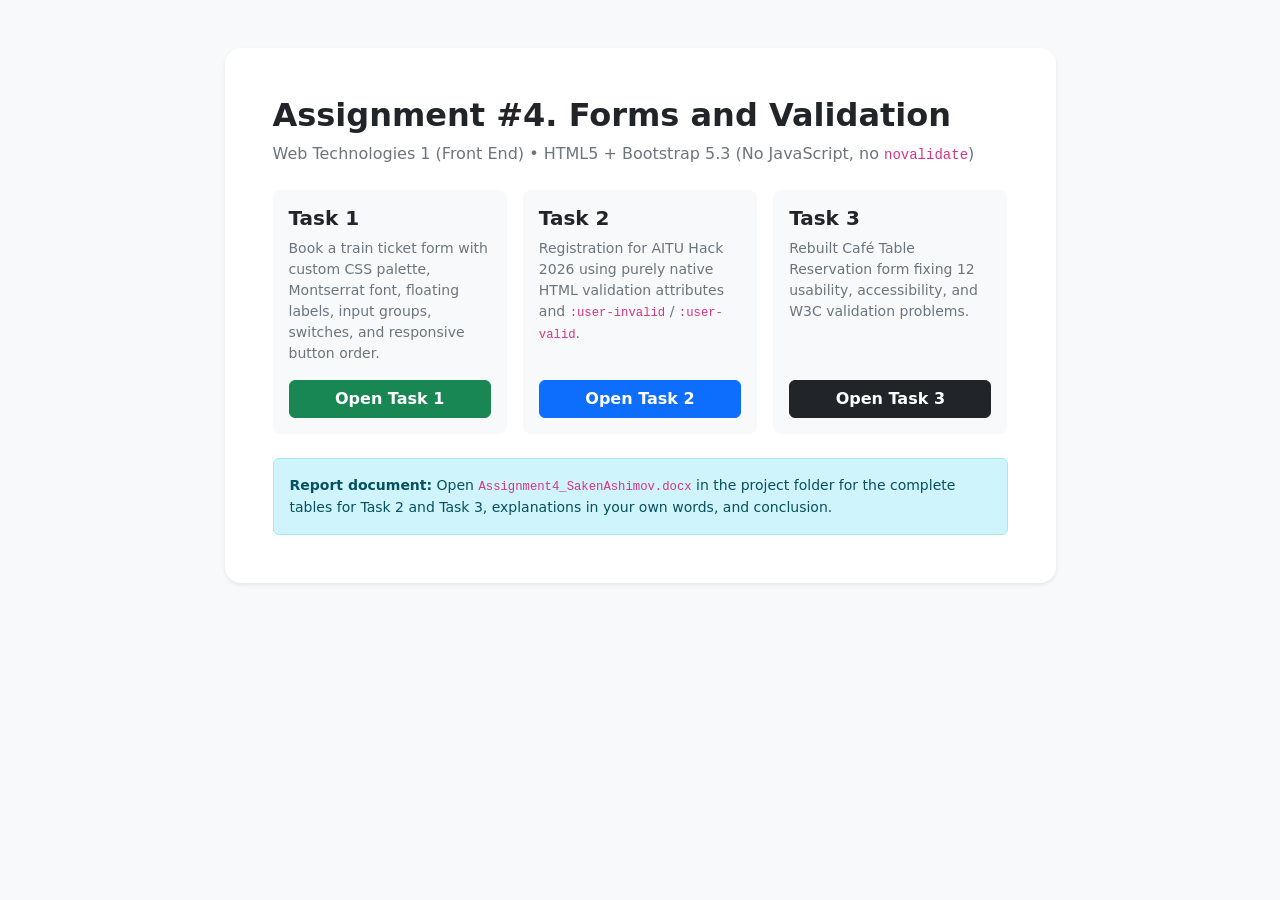
<file: index.html>
<!DOCTYPE html>
<html lang="en">
<head>
  <meta charset="UTF-8">
  <meta name="viewport" content="width=device-width, initial-scale=1.0">
  <title>Assignment #4 — Forms and Validation (HTML + Bootstrap)</title>
  <link href="https://cdn.jsdelivr.net/npm/bootstrap@5.3.3/dist/css/bootstrap.min.css" rel="stylesheet">
</head>
<body class="bg-light py-5">

  <main class="container">
    <div class="row justify-content-center">
      <div class="col-12 col-lg-9">
        <div class="card shadow-sm border-0 rounded-4 p-4 p-md-5">
          <h1 class="h2 fw-bold mb-2">Assignment #4. Forms and Validation</h1>
          <p class="text-secondary mb-4">Web Technologies 1 (Front End) &bull; HTML5 + Bootstrap 5.3 (No JavaScript, no <code>novalidate</code>)</p>

          <div class="row g-3 mb-4">
            <div class="col-12 col-md-4">
              <div class="card h-100 border-0 bg-body-tertiary rounded-3 p-3">
                <h2 class="h5 fw-bold">Task 1</h2>
                <p class="small text-secondary flex-grow-1">Book a train ticket form with custom CSS palette, Montserrat font, floating labels, input groups, switches, and responsive button order.</p>
                <a href="task1.html" class="btn btn-success w-100 fw-semibold">Open Task 1</a>
              </div>
            </div>

            <div class="col-12 col-md-4">
              <div class="card h-100 border-0 bg-body-tertiary rounded-3 p-3">
                <h2 class="h5 fw-bold">Task 2</h2>
                <p class="small text-secondary flex-grow-1">Registration for AITU Hack 2026 using purely native HTML validation attributes and <code>:user-invalid</code> / <code>:user-valid</code>.</p>
                <a href="task2.html" class="btn btn-primary w-100 fw-semibold">Open Task 2</a>
              </div>
            </div>

            <div class="col-12 col-md-4">
              <div class="card h-100 border-0 bg-body-tertiary rounded-3 p-3">
                <h2 class="h5 fw-bold">Task 3</h2>
                <p class="small text-secondary flex-grow-1">Rebuilt Café Table Reservation form fixing 12 usability, accessibility, and W3C validation problems.</p>
                <a href="task3.html" class="btn btn-dark w-100 fw-semibold">Open Task 3</a>
              </div>
            </div>
          </div>

          <div class="alert alert-info mb-0 small">
            <strong>Report document:</strong> Open <code>Assignment4_SakenAshimov.docx</code> in the project folder for the complete tables for Task 2 and Task 3, explanations in your own words, and conclusion.
          </div>
        </div>
      </div>
    </div>
  </main>

</body>
</html>
</file>
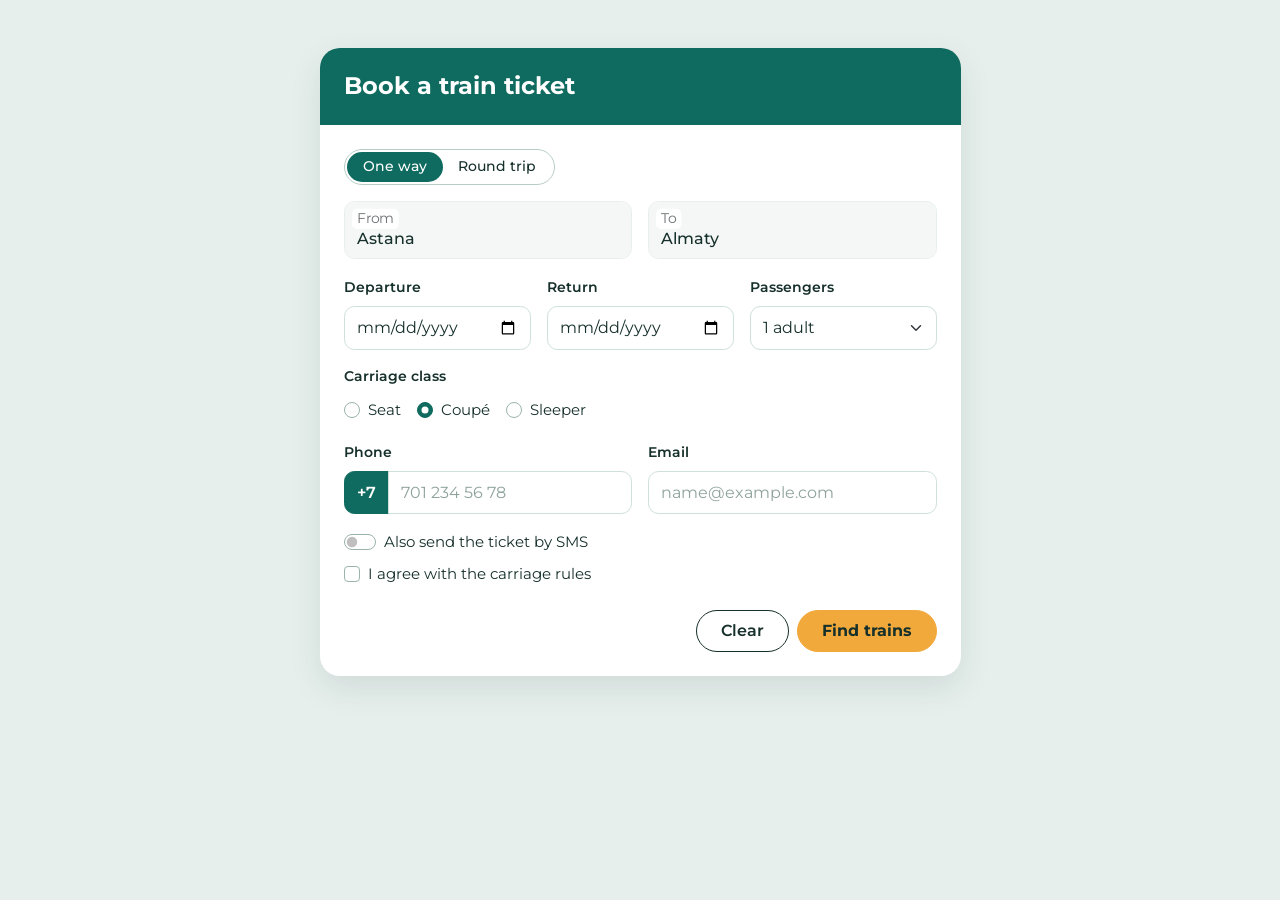
<file: task1.html>
<!DOCTYPE html>
<html lang="en">
<head>
  <meta charset="UTF-8">
  <meta name="viewport" content="width=device-width, initial-scale=1.0">
  <title>Task 1 — Book a Train Ticket</title>
  <link rel="preconnect" href="https://fonts.googleapis.com">
  <link rel="preconnect" href="https://fonts.gstatic.com" crossorigin>
  <link href="https://fonts.googleapis.com/css2?family=Montserrat:wght@400;500;600;700&display=swap" rel="stylesheet">
  <link href="https://cdn.jsdelivr.net/npm/bootstrap@5.3.3/dist/css/bootstrap.min.css" rel="stylesheet">
  <link rel="stylesheet" href="css/task1.css">
</head>
<body class="py-4 py-md-5">

  <main class="container">
    <div class="row justify-content-center">
      <div class="col-12 col-lg-8 col-xl-7">

        <div class="card ticket-card">
          <!-- Card Header -->
          <div class="ticket-card-header px-4 py-3 py-md-4">
            <h1 class="h4 fw-bold mb-0">Book a train ticket</h1>
          </div>

          <!-- Card Body -->
          <div class="card-body p-4">
            <form action="#" method="get">

              <!-- Row 1: One way / Round trip (Radio toggle buttons) -->
              <div class="mb-3">
                <div class="btn-group rounded-pill trip-toggle-group" role="group" aria-label="Trip type">
                  <input type="radio" class="btn-check" name="tripType" id="oneWay" value="one-way" checked required>
                  <label class="btn rounded-pill px-3 py-1" for="oneWay">One way</label>

                  <input type="radio" class="btn-check" name="tripType" id="roundTrip" value="round-trip" required>
                  <label class="btn rounded-pill px-3 py-1" for="roundTrip">Round trip</label>
                </div>
              </div>

              <!-- Row 2: From & To -->
              <div class="row g-3 mb-3">
                <div class="col-12 col-md-6">
                  <div class="form-floating">
                    <input type="text" class="form-control" id="fromCity" name="from" placeholder="Astana" value="Astana" required>
                    <label for="fromCity">From</label>
                  </div>
                </div>
                <div class="col-12 col-md-6">
                  <div class="form-floating">
                    <input type="text" class="form-control" id="toCity" name="to" placeholder="Almaty" value="Almaty" required>
                    <label for="toCity">To</label>
                  </div>
                </div>
              </div>

              <!-- Row 3: Departure, Return, Passengers -->
              <div class="row g-3 mb-3">
                <div class="col-12 col-md-4">
                  <label for="departureDate" class="form-label">Departure</label>
                  <input type="date" class="form-control" id="departureDate" name="departure" required>
                </div>
                <div class="col-12 col-md-4">
                  <label for="returnDate" class="form-label">Return</label>
                  <input type="date" class="form-control" id="returnDate" name="return">
                </div>
                <div class="col-12 col-md-4">
                  <label for="passengers" class="form-label">Passengers</label>
                  <select class="form-select" id="passengers" name="passengers" required>
                    <option value="1" selected>1 adult</option>
                    <option value="2">2 adults</option>
                    <option value="3">3 adults</option>
                    <option value="4">4 adults</option>
                    <option value="5">5 adults</option>
                    <option value="6">6 adults</option>
                  </select>
                </div>
              </div>

              <!-- Row 4: Carriage class (Inline radio buttons) -->
              <fieldset class="mb-3">
                <legend class="col-form-label pt-0 mb-1">Carriage class</legend>
                <div class="d-flex flex-wrap gap-3">
                  <div class="form-check form-check-inline me-0">
                    <input class="form-check-input" type="radio" name="carriageClass" id="classSeat" value="seat" required>
                    <label class="form-check-label" for="classSeat">Seat</label>
                  </div>
                  <div class="form-check form-check-inline me-0">
                    <input class="form-check-input" type="radio" name="carriageClass" id="classCoupe" value="coupe" checked required>
                    <label class="form-check-label" for="classCoupe">Coupé</label>
                  </div>
                  <div class="form-check form-check-inline me-0">
                    <input class="form-check-input" type="radio" name="carriageClass" id="classSleeper" value="sleeper" required>
                    <label class="form-check-label" for="classSleeper">Sleeper</label>
                  </div>
                </div>
              </fieldset>

              <!-- Row 5: Phone (Input group) & Email -->
              <div class="row g-3 mb-3">
                <div class="col-12 col-md-6">
                  <label for="phone" class="form-label">Phone</label>
                  <div class="input-group">
                    <span class="input-group-text phone-prefix" id="phoneAddon">+7</span>
                    <input type="tel" class="form-control" id="phone" name="phone" placeholder="701 234 56 78" aria-describedby="phoneAddon" required>
                  </div>
                </div>
                <div class="col-12 col-md-6">
                  <label for="email" class="form-label">Email</label>
                  <input type="email" class="form-control" id="email" name="email" placeholder="name@example.com" required>
                </div>
              </div>

              <!-- Row 6: SMS Switch -->
              <div class="form-check form-switch mb-2">
                <input class="form-check-input" type="checkbox" role="switch" id="smsSwitch" name="sendSms">
                <label class="form-check-label" for="smsSwitch">Also send the ticket by SMS</label>
              </div>

              <!-- Row 7: Carriage Rules Checkbox -->
              <div class="form-check mb-4">
                <input class="form-check-input" type="checkbox" id="agreeRules" name="agreeRules" required>
                <label class="form-check-label" for="agreeRules">I agree with the carriage rules</label>
              </div>

              <!-- Row 8: Buttons (Clear & Find trains) -->
              <div class="d-flex flex-column-reverse flex-md-row justify-content-md-end gap-2">
                <button type="reset" class="btn btn-clear rounded-pill px-4 py-2">Clear</button>
                <button type="submit" class="btn btn-find rounded-pill px-4 py-2">Find trains</button>
              </div>

            </form>
          </div>
        </div>

      </div>
    </div>
  </main>

</body>
</html>
</file>
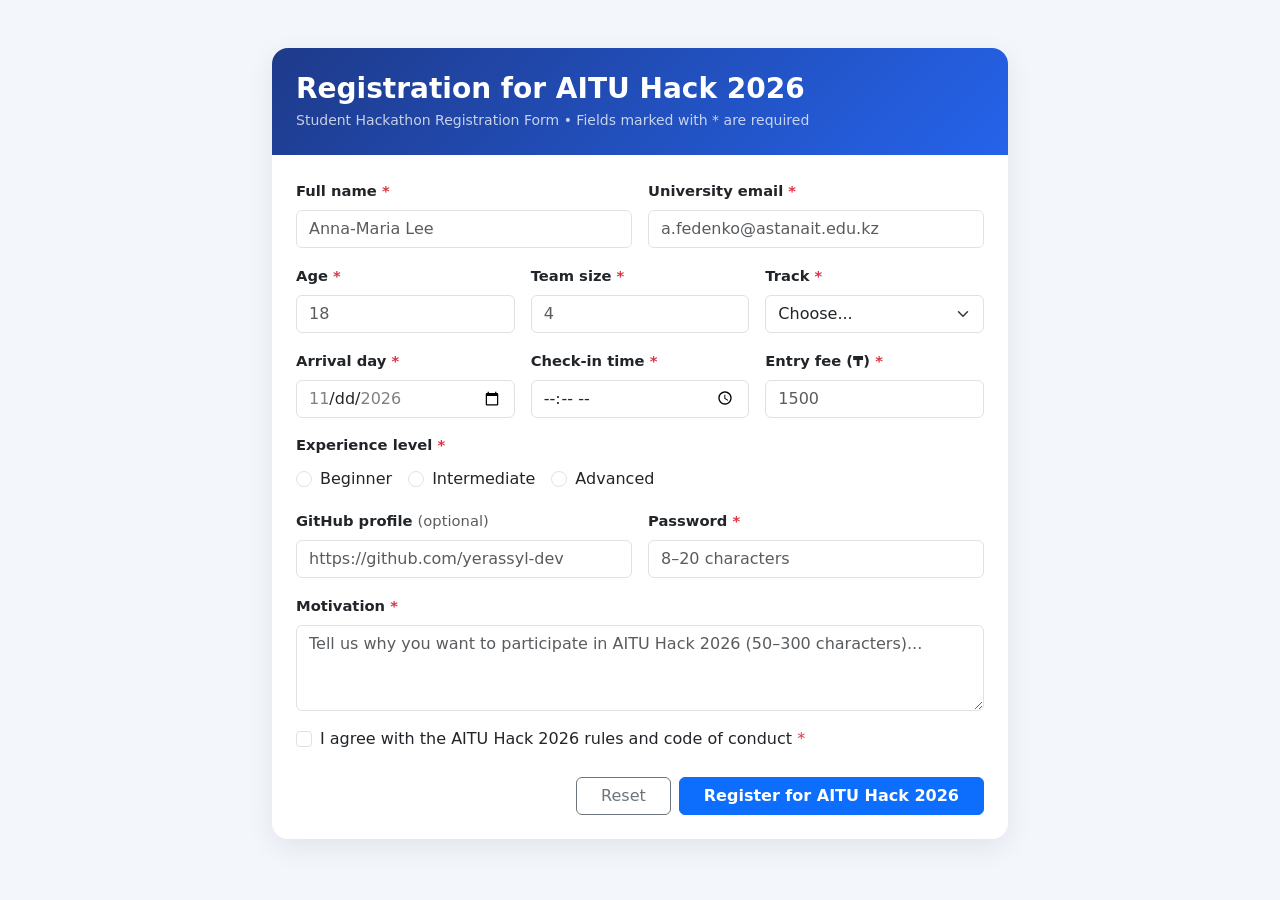
<file: task2.html>
<!DOCTYPE html>
<html lang="en">
<head>
  <meta charset="UTF-8">
  <meta name="viewport" content="width=device-width, initial-scale=1.0">
  <title>Task 2 — Registration for AITU Hack 2026</title>
  <link href="https://cdn.jsdelivr.net/npm/bootstrap@5.3.3/dist/css/bootstrap.min.css" rel="stylesheet">
  <link rel="stylesheet" href="css/task2.css">
</head>
<body class="py-4 py-md-5">

  <main class="container">
    <div class="row justify-content-center">
      <div class="col-12 col-lg-8">

        <div class="card hack-card">
          <div class="hack-header p-4">
            <h1 class="h3 fw-bold mb-1">Registration for AITU Hack 2026</h1>
            <p class="mb-0 opacity-75 small">Student Hackathon Registration Form &bull; Fields marked with * are required</p>
          </div>

          <div class="card-body p-4">
            <form action="#" method="get">

              <div class="row g-3">
                <!-- 1. Full name * (2–40 characters) -->
                <div class="col-12 col-md-6">
                  <label for="fullName" class="form-label">Full name <span class="required-star">*</span></label>
                  <input
                    type="text"
                    class="form-control"
                    id="fullName"
                    name="fullName"
                    placeholder="Anna-Maria Lee"
                    minlength="2"
                    maxlength="40"
                    required>
                  <div class="invalid-feedback">Please enter your full name (2 to 40 characters).</div>
                </div>

                <!-- 2. University email -->
                <div class="col-12 col-md-6">
                  <label for="uniEmail" class="form-label">University email <span class="required-star">*</span></label>
                  <input
                    type="email"
                    class="form-control"
                    id="uniEmail"
                    name="uniEmail"
                    placeholder="a.fedenko@astanait.edu.kz"
                    required>
                  <div class="invalid-feedback">Please enter a valid email address (e.g., name@astanait.edu.kz).</div>
                </div>

                <!-- 3. Age -->
                <div class="col-12 col-md-4">
                  <label for="age" class="form-label">Age <span class="required-star">*</span></label>
                  <input
                    type="number"
                    class="form-control"
                    id="age"
                    name="age"
                    placeholder="18"
                    min="16"
                    max="30"
                    step="1"
                    required>
                  <div class="invalid-feedback">Age must be a whole number from 16 to 30.</div>
                </div>

                <!-- 4. Team size -->
                <div class="col-12 col-md-4">
                  <label for="teamSize" class="form-label">Team size <span class="required-star">*</span></label>
                  <input
                    type="number"
                    class="form-control"
                    id="teamSize"
                    name="teamSize"
                    placeholder="4"
                    min="1"
                    max="4"
                    step="1"
                    required>
                  <div class="invalid-feedback">Team size must be a whole number from 1 to 4.</div>
                </div>

                <!-- 5. Track  -->
                <div class="col-12 col-md-4">
                  <label for="track" class="form-label">Track <span class="required-star">*</span></label>
                  <select class="form-select" id="track" name="track" required>
                    <option value="" selected>Choose...</option>
                    <option value="Web">Web</option>
                    <option value="Mobile">Mobile</option>
                    <option value="AI">AI</option>
                    <option value="GameDev">GameDev</option>
                  </select>
                  <div class="invalid-feedback">Please select a track (Web, Mobile, AI, or GameDev).</div>
                </div>

                <!-- 6. Arrival day -->
                <div class="col-12 col-md-4">
                  <label for="arrivalDay" class="form-label">Arrival day <span class="required-star">*</span></label>
                  <input
                    type="date"
                    class="form-control"
                    id="arrivalDay"
                    name="arrivalDay"
                    min="2026-11-20"
                    max="2026-11-22"
                    step="1"
                    required>
                  <div class="invalid-feedback">Arrival day must be between 20.11.2026 and 22.11.2026.</div>
                </div>

                <!-- 7. Check-in time -->
                <div class="col-12 col-md-4">
                  <label for="checkInTime" class="form-label">Check-in time <span class="required-star">*</span></label>
                  <input
                    type="time"
                    class="form-control"
                    id="checkInTime"
                    name="checkInTime"
                    min="09:00"
                    max="18:00"
                    step="1800"
                    required>
                  <div class="invalid-feedback">Check-in time must be 09:00–18:00 in 30-minute intervals (e.g., 10:00, 10:30).</div>
                </div>

                <!-- 8. Entry fee * (0–5000 ₸, in steps of 500 ₸) -->
                <div class="col-12 col-md-4">
                  <label for="entryFee" class="form-label">Entry fee (₸) <span class="required-star">*</span></label>
                  <input
                    type="number"
                    class="form-control"
                    id="entryFee"
                    name="entryFee"
                    placeholder="1500"
                    min="0"
                    max="5000"
                    step="500"
                    required>
                  <div class="invalid-feedback">Entry fee must be between 0 ₸ and 5000 ₸ in steps of 500 ₸.</div>
                </div>

                <!-- 9. Experience level -->
                <div class="col-12">
                  <fieldset>
                    <legend class="col-form-label pt-0 mb-1">Experience level <span class="required-star">*</span></legend>
                    <div class="d-flex flex-wrap gap-3">
                      <div class="form-check">
                        <input class="form-check-input" type="radio" name="experience" id="expBeginner" value="Beginner" required>
                        <label class="form-check-label" for="expBeginner">Beginner</label>
                      </div>
                      <div class="form-check">
                        <input class="form-check-input" type="radio" name="experience" id="expIntermediate" value="Intermediate" required>
                        <label class="form-check-label" for="expIntermediate">Intermediate</label>
                      </div>
                      <div class="form-check">
                        <input class="form-check-input" type="radio" name="experience" id="expAdvanced" value="Advanced" required>
                        <label class="form-check-label" for="expAdvanced">Advanced</label>
                      </div>
                    </div>
                    <div class="invalid-feedback">Please choose your experience level.</div>
                  </fieldset>
                </div>

                <!-- 10. GitHub profile -->
                <div class="col-12 col-md-6">
                  <label for="githubProfile" class="form-label">GitHub profile <span class="text-muted fw-normal">(optional)</span></label>
                  <input
                    type="url"
                    class="form-control"
                    id="githubProfile"
                    name="githubProfile"
                    placeholder="https://github.com/yerassyl-dev">
                  <div class="invalid-feedback">Please enter a full URL starting with https:// or http:// (or leave empty).</div>
                </div>

                <!-- 11. Password -->
                <div class="col-12 col-md-6">
                  <label for="password" class="form-label">Password <span class="required-star">*</span></label>
                  <input
                    type="password"
                    class="form-control"
                    id="password"
                    name="password"
                    placeholder="8–20 characters"
                    minlength="8"
                    maxlength="20"
                    required>
                  <div class="invalid-feedback">Password must be between 8 and 20 characters long.</div>
                </div>

                <!-- 12. Motivation-->
                <div class="col-12">
                  <label for="motivation" class="form-label">Motivation <span class="required-star">*</span></label>
                  <textarea
                    class="form-control"
                    id="motivation"
                    name="motivation"
                    rows="3"
                    placeholder="Tell us why you want to participate in AITU Hack 2026 (50–300 characters)..."
                    minlength="50"
                    maxlength="300"
                    required></textarea>
                  <div class="invalid-feedback">Motivation must be between 50 and 300 characters long.</div>
                </div>

                <!-- 13. Rules agreement -->
                <div class="col-12">
                  <div class="form-check">
                    <input class="form-check-input" type="checkbox" id="rulesAgreement" name="rulesAgreement" required>
                    <label class="form-check-label" for="rulesAgreement">
                      I agree with the AITU Hack 2026 rules and code of conduct <span class="required-star">*</span>
                    </label>
                    <div class="invalid-feedback">You must agree to the hackathon rules before registering.</div>
                  </div>
                </div>

                <!-- Submit & Reset buttons -->
                <div class="col-12 d-flex justify-content-end gap-2 mt-4">
                  <button type="reset" class="btn btn-outline-secondary px-4">Reset</button>
                  <button type="submit" class="btn btn-primary px-4 fw-semibold">Register for AITU Hack 2026</button>
                </div>
              </div>

            </form>
          </div>
        </div>

      </div>
    </div>
  </main>

</body>
</html>
</file>
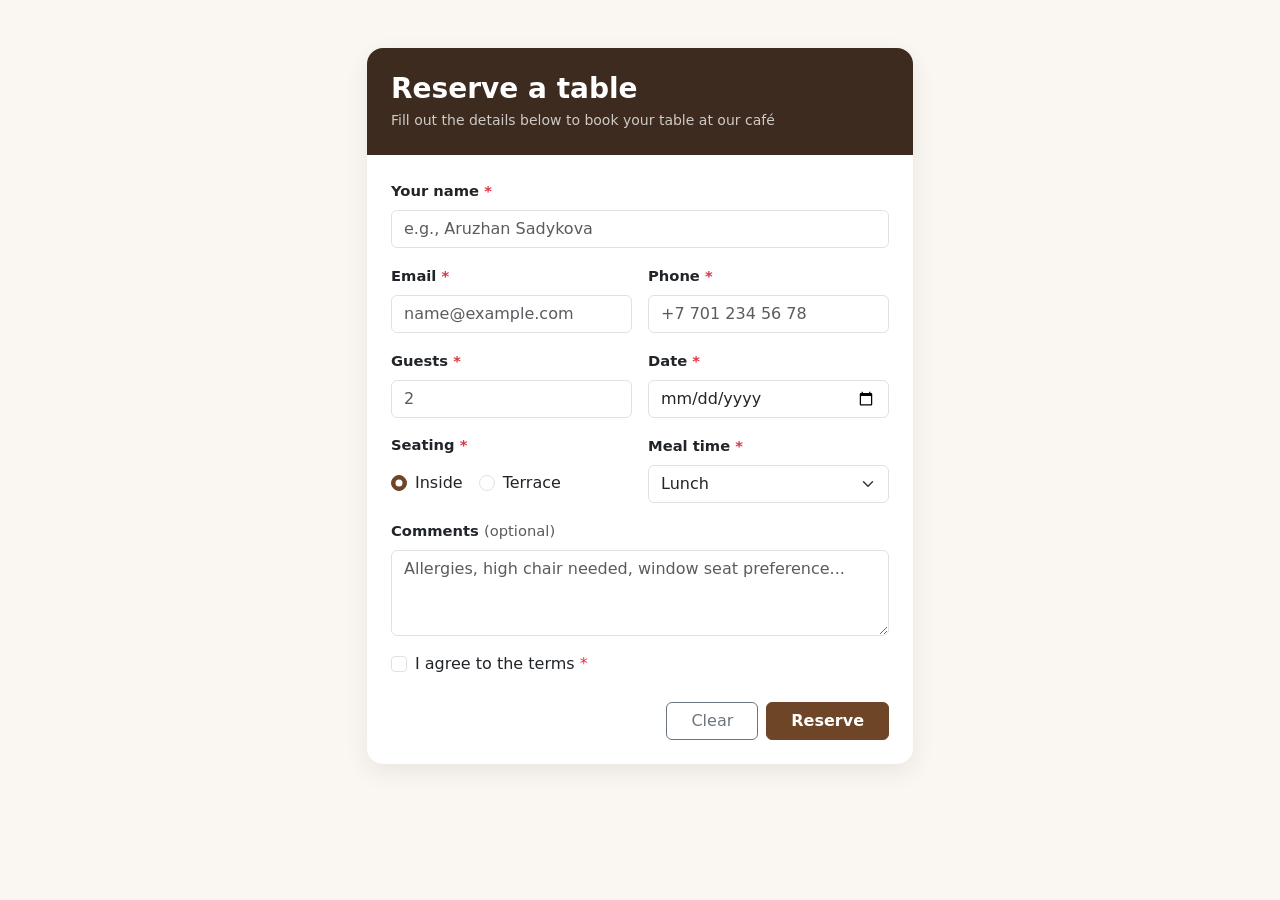
<file: task3.html>
<!DOCTYPE html>
<html lang="en">
<head>
  <meta charset="UTF-8">
  <meta name="viewport" content="width=device-width, initial-scale=1.0">
  <title>Task 3 — Reserve a Table</title>
  <!-- Bootstrap 5.3 CSS -->
  <link href="https://cdn.jsdelivr.net/npm/bootstrap@5.3.3/dist/css/bootstrap.min.css" rel="stylesheet">
  <!-- Custom CSS -->
  <link rel="stylesheet" href="css/task3.css">
</head>
<body class="py-4 py-md-5">

  <main class="container">
    <div class="row justify-content-center">
      <div class="col-12 col-md-8 col-lg-6">

        <div class="card reservation-card">
          <div class="reservation-header p-4">
            <h2 class="h3 fw-bold mb-1">Reserve a table</h2>
            <p class="mb-0 opacity-75 small">Fill out the details below to book your table at our café</p>
          </div>

          <div class="card-body p-4">
            <form action="#" method="get">

              <div class="row g-3">
                <!-- Name -->
                <div class="col-12">
                  <label for="customerName" class="form-label">Your name <span class="text-danger">*</span></label>
                  <input
                    type="text"
                    class="form-control"
                    id="customerName"
                    name="customerName"
                    placeholder="e.g., Aruzhan Sadykova"
                    minlength="2"
                    maxlength="60"
                    autocomplete="name"
                    required>
                  <div class="invalid-feedback">Please enter your name (at least 2 characters).</div>
                </div>

                <!-- Email & Phone -->
                <div class="col-12 col-sm-6">
                  <label for="email" class="form-label">Email <span class="text-danger">*</span></label>
                  <input
                    type="email"
                    class="form-control"
                    id="email"
                    name="email"
                    placeholder="name@example.com"
                    autocomplete="email"
                    required>
                  <div class="invalid-feedback">Please enter a valid email address.</div>
                </div>

                <div class="col-12 col-sm-6">
                  <label for="phone" class="form-label">Phone <span class="text-danger">*</span></label>
                  <input
                    type="tel"
                    class="form-control"
                    id="phone"
                    name="phone"
                    placeholder="+7 701 234 56 78"
                    autocomplete="tel"
                    required>
                  <div class="invalid-feedback">Please enter your contact phone number.</div>
                </div>

                <!-- Guests & Date -->
                <div class="col-12 col-sm-6">
                  <label for="guests" class="form-label">Guests <span class="text-danger">*</span></label>
                  <input
                    type="number"
                    class="form-control"
                    id="guests"
                    name="guests"
                    min="1"
                    max="20"
                    step="1"
                    placeholder="2"
                    required>
                  <div class="invalid-feedback">Please enter a number of guests from 1 to 20.</div>
                </div>

                <div class="col-12 col-sm-6">
                  <label for="date" class="form-label">Date <span class="text-danger">*</span></label>
                  <input
                    type="date"
                    class="form-control"
                    id="date"
                    name="date"
                    required>
                  <div class="invalid-feedback">Please select a reservation date.</div>
                </div>

                <!-- Seating -->
                <div class="col-12 col-sm-6">
                  <fieldset>
                    <legend class="col-form-label pt-0 mb-1">Seating <span class="text-danger">*</span></legend>
                    <div class="d-flex gap-3 pt-1">
                      <div class="form-check">
                        <input
                          class="form-check-input"
                          type="radio"
                          name="seating"
                          id="seatingInside"
                          value="inside"
                          checked
                          required>
                        <label class="form-check-label" for="seatingInside">Inside</label>
                      </div>
                      <div class="form-check">
                        <input
                          class="form-check-input"
                          type="radio"
                          name="seating"
                          id="seatingTerrace"
                          value="terrace"
                          required>
                        <label class="form-check-label" for="seatingTerrace">Terrace</label>
                      </div>
                    </div>
                    <div class="invalid-feedback">Please choose a seating area.</div>
                  </fieldset>
                </div>

                <!-- Meal Time Select -->
                <div class="col-12 col-sm-6">
                  <label for="mealTime" class="form-label">Meal time <span class="text-danger">*</span></label>
                  <select class="form-select" id="mealTime" name="mealTime" required>
                    <option value="lunch" selected>Lunch</option>
                    <option value="dinner">Dinner</option>
                  </select>
                  <div class="invalid-feedback">Please select Lunch or Dinner.</div>
                </div>

              
                <div class="col-12">
                  <label for="comments" class="form-label">Comments <span class="text-muted fw-normal">(optional)</span></label>
                  <textarea
                    class="form-control"
                    id="comments"
                    name="comments"
                    rows="3"
                    placeholder="Allergies, high chair needed, window seat preference..."></textarea>
                </div>

                <!-- Terms Checkbox -->
                <div class="col-12">
                  <div class="form-check">
                    <input
                      class="form-check-input"
                      type="checkbox"
                      id="agreeTerms"
                      name="agreeTerms"
                      required>
                    <label class="form-check-label" for="agreeTerms">
                      I agree to the terms <span class="text-danger">*</span>
                    </label>
                    <div class="invalid-feedback">You must agree to the terms to reserve a table.</div>
                  </div>
                </div>

                <!-- Submit Button -->
                <div class="col-12 d-grid d-sm-flex justify-content-sm-end gap-2 mt-4">
                  <button type="reset" class="btn btn-outline-secondary px-4">Clear</button>
                  <button type="submit" class="btn btn-primary btn-reserve px-4">Reserve</button>
                </div>
              </div>

            </form>
          </div>
        </div>

      </div>
    </div>
  </main>

</body>
</html>
</file>
<file: css/task2.css>
/* Task 2 — Registration for AITU Hack 2026 (Native HTML Validation + :user-invalid / :user-valid) */

body {
  background-color: #f3f6fb;
  color: #1e293b;
}

.hack-card {
  border: none;
  border-radius: 1rem;
  box-shadow: 0 0.5rem 1.75rem rgba(15, 23, 42, 0.08);
  overflow: hidden;
}

.hack-header {
  background: linear-gradient(135deg, #1e3a8a 0%, #2563eb 100%);
  color: #ffffff;
}

.form-label,
.col-form-label {
  font-weight: 600;
  font-size: 0.92rem;
}

.required-star {
  color: #dc3545;
}

/* Validation States */
.form-control:user-invalid,
.form-select:user-invalid {
  border-color: #dc3545;
  background-color: #fff8f8;
}

.form-control:user-invalid:focus,
.form-select:user-invalid:focus {
  border-color: #dc3545;
  box-shadow: 0 0 0 0.25rem rgba(220, 53, 69, 0.25);
}

.form-control:user-valid,
.form-select:user-valid {
  border-color: #198754;
}

.form-control:user-valid:focus,
.form-select:user-valid:focus {
  border-color: #198754;
  box-shadow: 0 0 0 0.25rem rgba(25, 135, 84, 0.25);
}

.form-check-input:user-invalid {
  border-color: #dc3545;
}

.form-check-input:user-invalid ~ .form-check-label {
  color: #dc3545;
}

.form-check-input:user-valid {
  border-color: #198754;
}

.form-check-input:checked:user-valid {
  background-color: #198754;
  border-color: #198754;
}

/* Feedback Messages */
input:user-invalid ~ .invalid-feedback,
select:user-invalid ~ .invalid-feedback,
textarea:user-invalid ~ .invalid-feedback,
.input-group:has(input:user-invalid) ~ .invalid-feedback,
fieldset:has(input:user-invalid) .invalid-feedback {
  display: block;
}

/* Valid Feedback Messages */
input:user-valid ~ .valid-feedback,
select:user-valid ~ .valid-feedback,
textarea:user-valid ~ .valid-feedback,
.input-group:has(input:user-valid) ~ .valid-feedback,
fieldset:has(input:user-valid) .valid-feedback {
  display: block;
}
</file>
<file: css/task1.css>
/* Task 1 Custom Styles on top of Bootstrap 5.3 */
/* Palette: #0F6B5F, #F2A93B, #16302B, #F4F7F5, #E6EFEC */

:root {
  --brand-teal: #0F6B5F;
  --brand-amber: #F2A93B;
  --brand-dark: #16302B;
  --brand-light: #F4F7F5;
  --brand-bg: #E6EFEC;
}

body {
  font-family: 'Montserrat', sans-serif;
  background-color: var(--brand-bg);
  color: var(--brand-dark);
}

/* Ticket Card */
.ticket-card {
  background-color: #ffffff;
  border: none;
  border-radius: 1.25rem;
  box-shadow: 0 0.75rem 2rem rgba(22, 48, 43, 0.1);
  overflow: hidden;
}

.ticket-card-header {
  background-color: var(--brand-teal);
  color: #ffffff;
}

/* One way / Round trip radio toggle pill */
.trip-toggle-group {
  border: 1px solid #b8ccc6;
  background-color: #ffffff;
  padding: 0.15rem;
}

.trip-toggle-group .btn {
  color: var(--brand-dark);
  font-weight: 500;
  font-size: 0.9rem;
  border: none;
}

.trip-toggle-group .btn-check:checked + .btn {
  background-color: var(--brand-teal);
  color: #ffffff;
}

.trip-toggle-group .btn-check:focus-visible + .btn {
  outline: 2px solid var(--brand-amber);
  outline-offset: 2px;
}

/* Floating inputs (From / To) */
.form-floating > .form-control {
  background-color: var(--brand-light);
  border-color: var(--brand-bg);
  color: var(--brand-dark);
  font-weight: 500;
  border-radius: 0.65rem;
}

.form-floating > label {
  color: #5c756e;
}

/* Standard inputs and selects */
.form-label,
.col-form-label {
  color: var(--brand-dark);
  font-weight: 600;
  font-size: 0.875rem;
}

.form-control,
.form-select {
  border-color: #cfe0db;
  color: var(--brand-dark);
  border-radius: 0.65rem;
  padding-top: 0.55rem;
  padding-bottom: 0.55rem;
}

.form-control::placeholder {
  color: #8fa39d;
}

.form-control:focus,
.form-select:focus {
  border-color: var(--brand-teal);
  box-shadow: 0 0 0 0.2rem rgba(15, 107, 95, 0.2);
}

/* Phone input group */
.phone-prefix {
  background-color: var(--brand-teal);
  color: #ffffff;
  font-weight: 600;
  border-color: var(--brand-teal);
  border-top-left-radius: 0.65rem;
  border-bottom-left-radius: 0.65rem;
}

/* Radio buttons, Switches, Checkboxes */
.form-check-input {
  border-color: #9ab3ac;
}

.form-check-input:checked {
  background-color: var(--brand-teal);
  border-color: var(--brand-teal);
}

.form-check-input:focus {
  border-color: var(--brand-teal);
  box-shadow: 0 0 0 0.2rem rgba(15, 107, 95, 0.25);
}

.form-check-label {
  color: var(--brand-dark);
  font-size: 0.92rem;
}

/* Action Buttons */
.btn-clear {
  background-color: #ffffff;
  color: var(--brand-dark);
  border: 1.5px solid var(--brand-dark);
  font-weight: 600;
}

.btn-clear:hover,
.btn-clear:focus-visible {
  background-color: var(--brand-light);
  color: var(--brand-dark);
  border-color: var(--brand-dark);
}

.btn-find {
  background-color: var(--brand-amber);
  color: var(--brand-dark);
  border: 1.5px solid var(--brand-amber);
  font-weight: 700;
}

.btn-find:hover,
.btn-find:focus-visible {
  background-color: #e09626;
  border-color: #e09626;
  color: var(--brand-dark);
}
</file>
<file: css/task3.css>
/* Task 3 — Rebuilt Café Table Reservation Form (HTML + Bootstrap 5.3) */

body {
  background-color: #faf7f2;
  color: #2c221e;
}

.reservation-card {
  border: none;
  border-radius: 1rem;
  box-shadow: 0 0.5rem 1.5rem rgba(44, 34, 30, 0.08);
  overflow: hidden;
}

.reservation-header {
  background-color: #3d2b1f;
  color: #ffffff;
}

.form-label,
.col-form-label {
  font-weight: 600;
  font-size: 0.92rem;
}

.form-control:focus,
.form-select:focus,
.form-check-input:focus {
  border-color: #8b5e3c;
  box-shadow: 0 0 0 0.25rem rgba(139, 94, 60, 0.25);
}

.form-check-input:checked {
  background-color: #6f4528;
  border-color: #6f4528;
}

.btn-reserve {
  background-color: #6f4528;
  border-color: #6f4528;
  color: #ffffff;
  font-weight: 600;
}

.btn-reserve:hover,
.btn-reserve:focus-visible {
  background-color: #56341d;
  border-color: #56341d;
  color: #ffffff;
}

/* Show validation state after user changes a field */
.form-control:user-invalid,
.form-select:user-invalid,
.form-check-input:user-invalid {
  border-color: #dc3545;
}

.form-control:user-valid,
.form-select:user-valid {
  border-color: #198754;
}

input:user-invalid ~ .invalid-feedback,
select:user-invalid ~ .invalid-feedback,
textarea:user-invalid ~ .invalid-feedback,
fieldset:has(input:user-invalid) .invalid-feedback {
  display: block;
}
</file>
